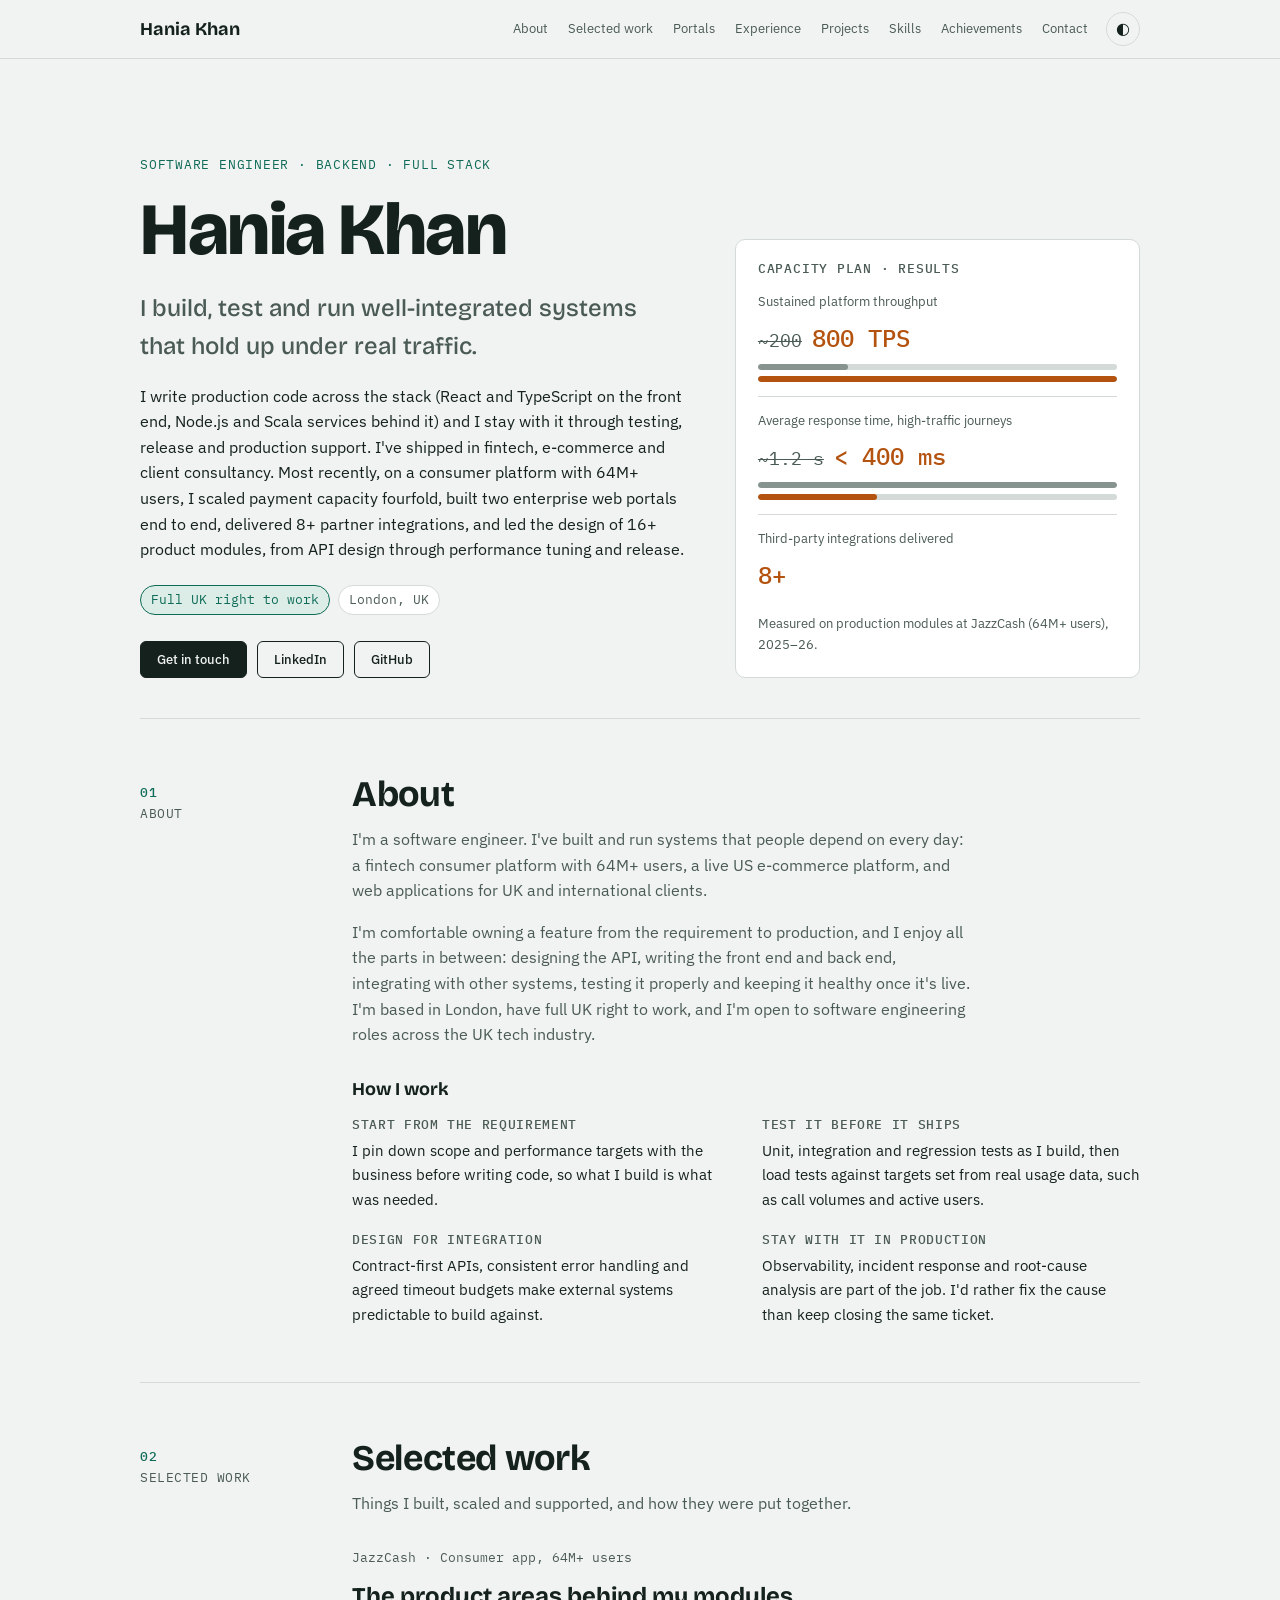
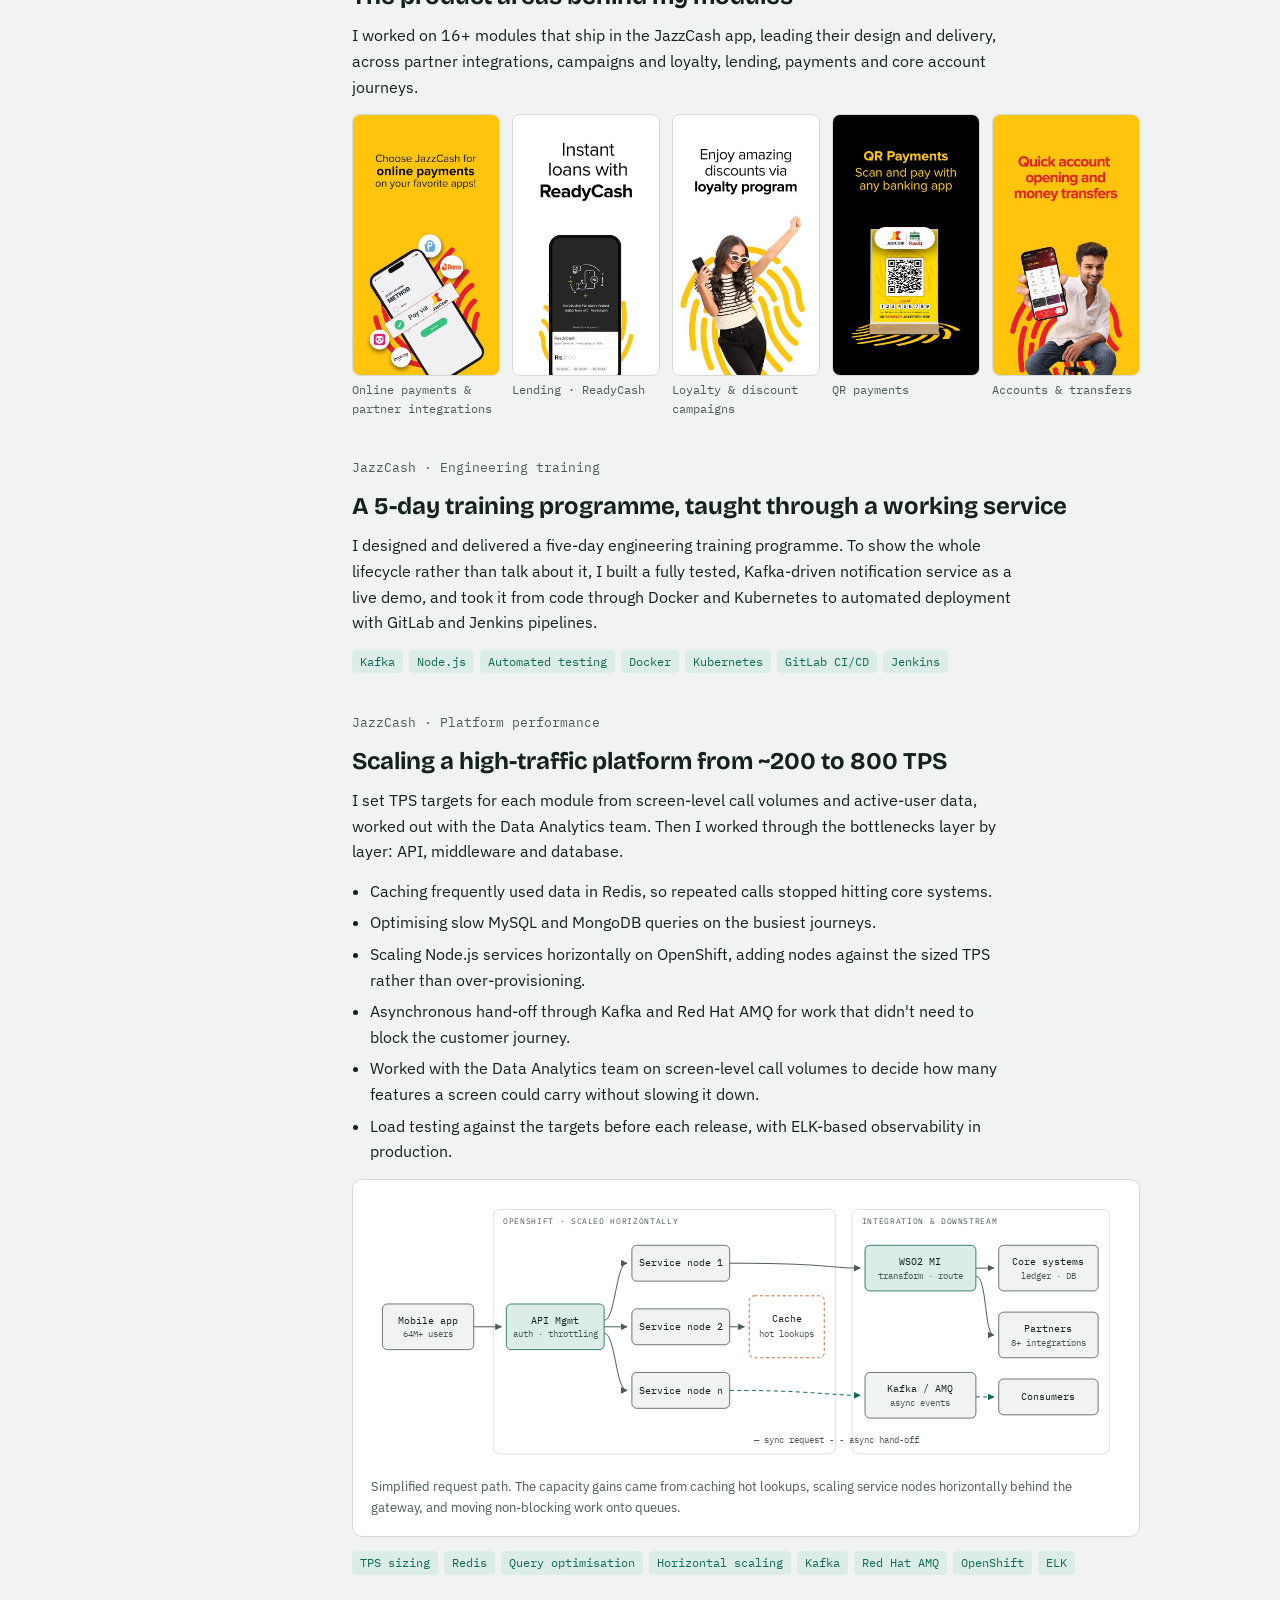
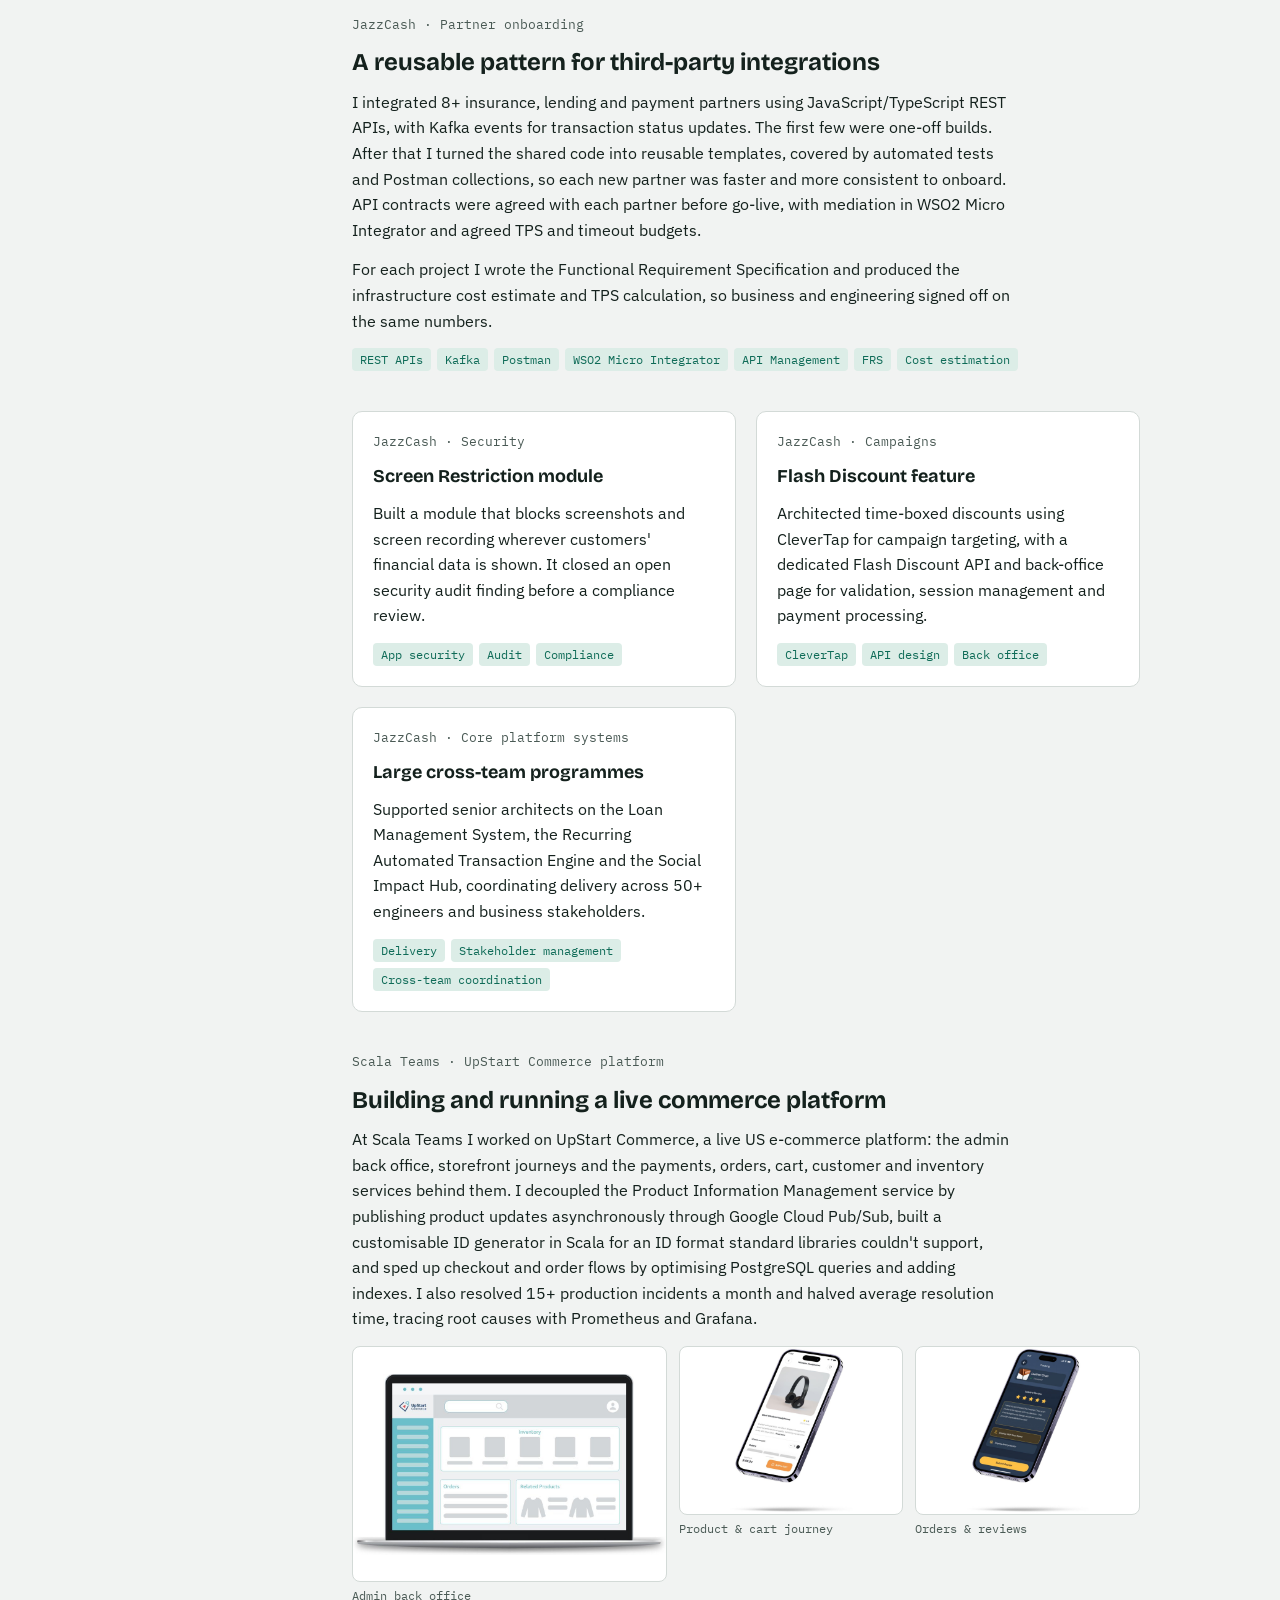
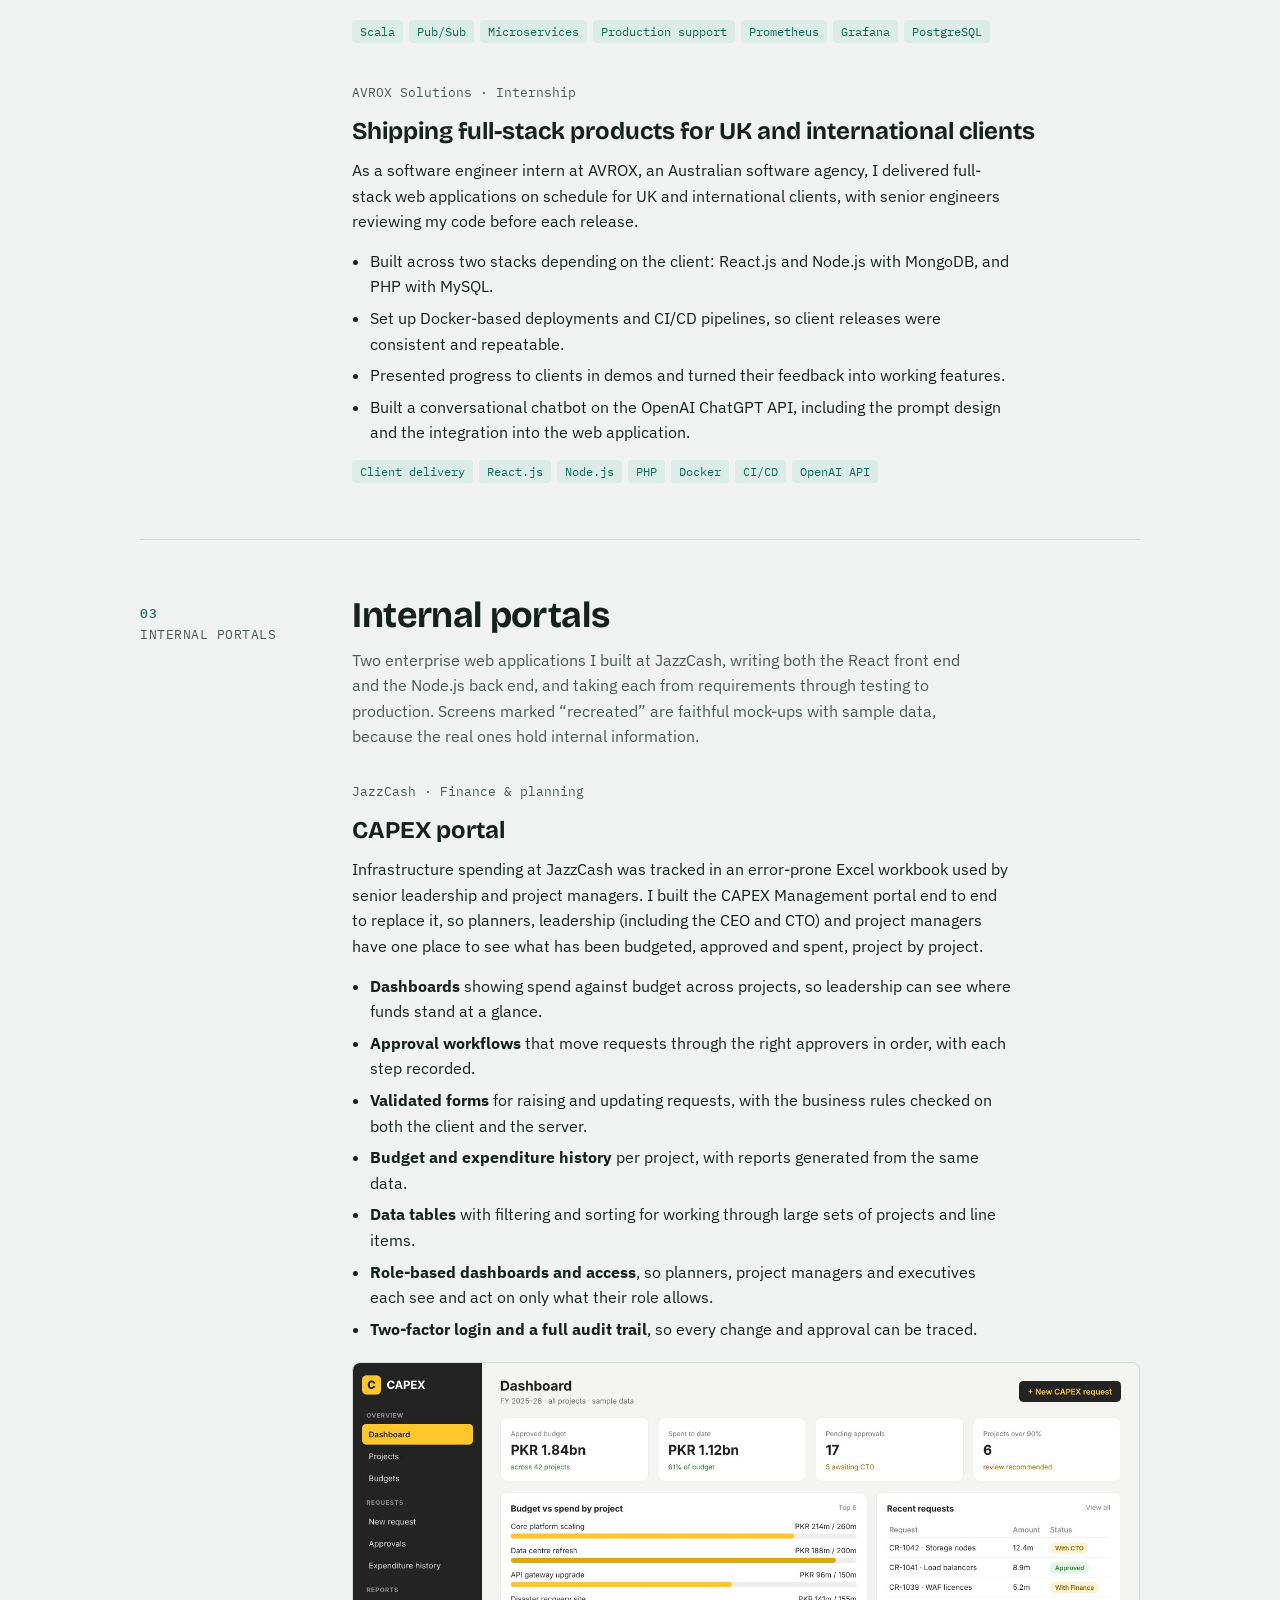
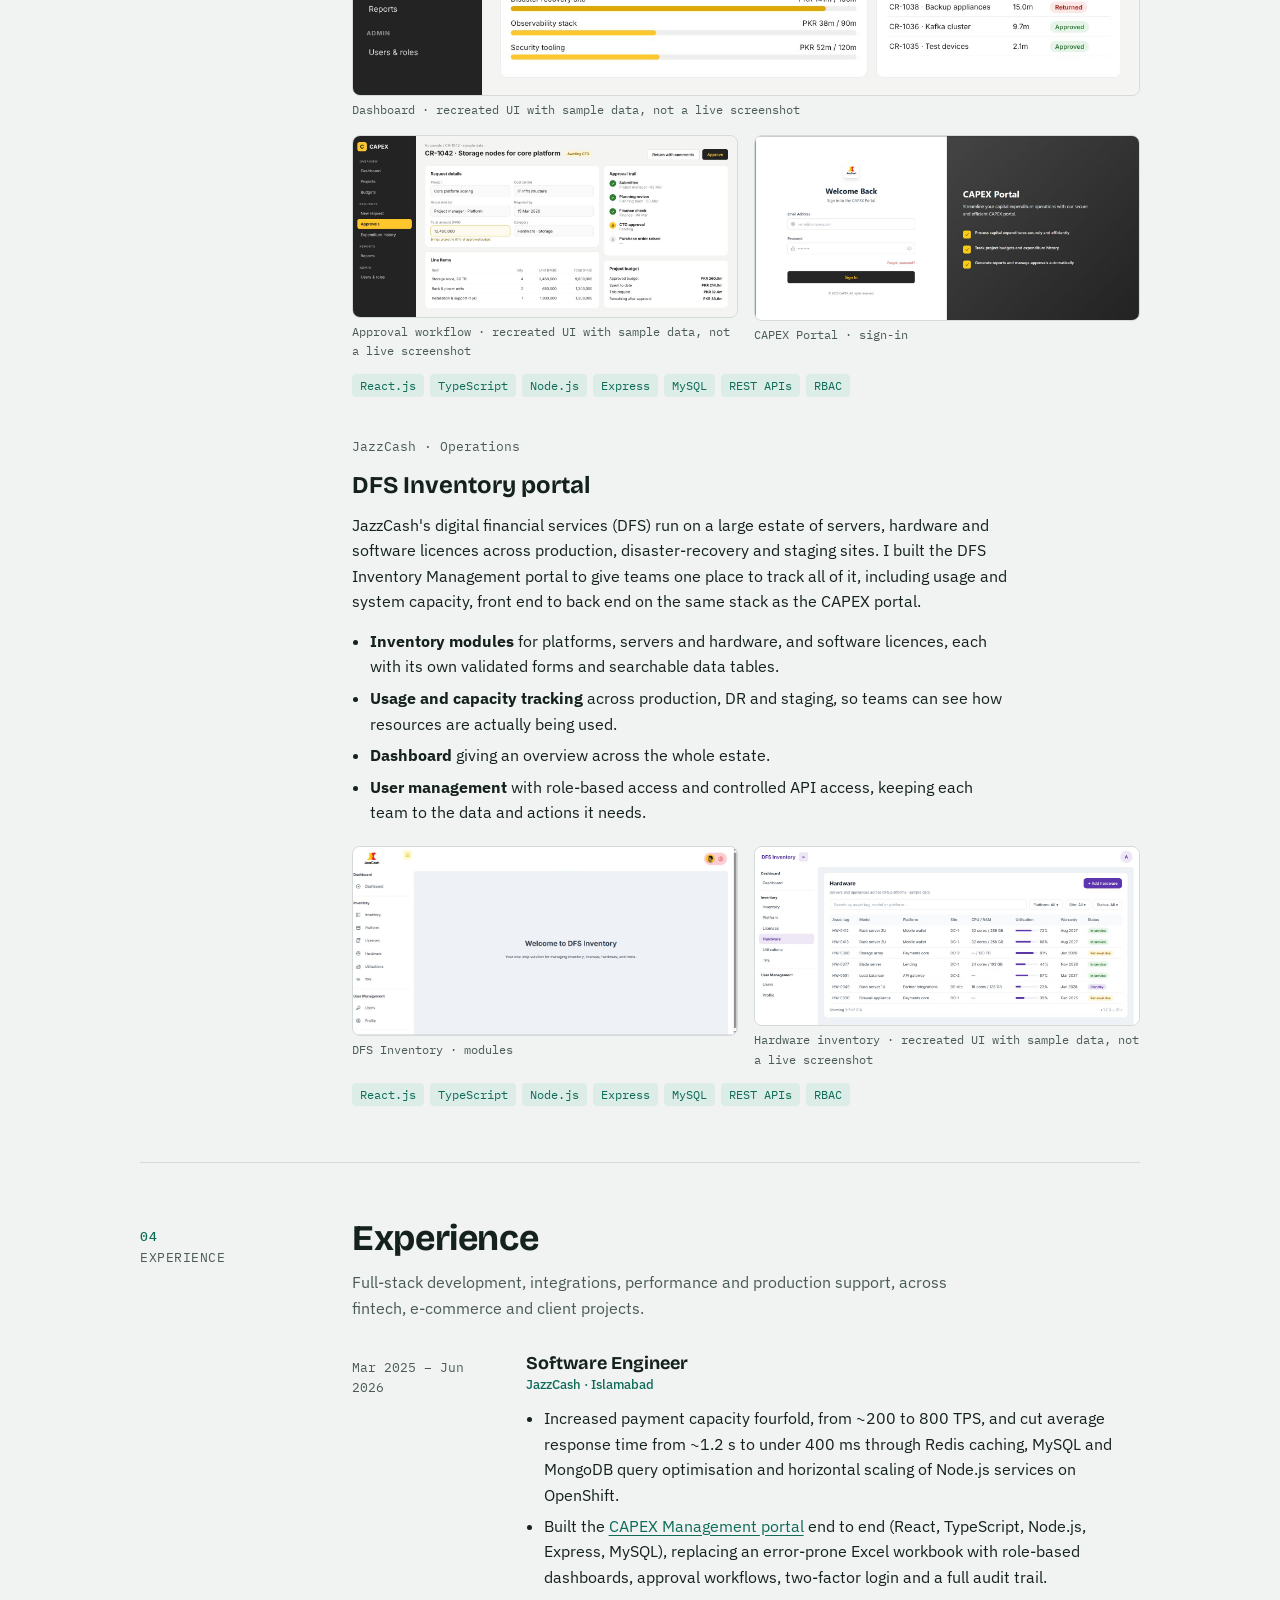
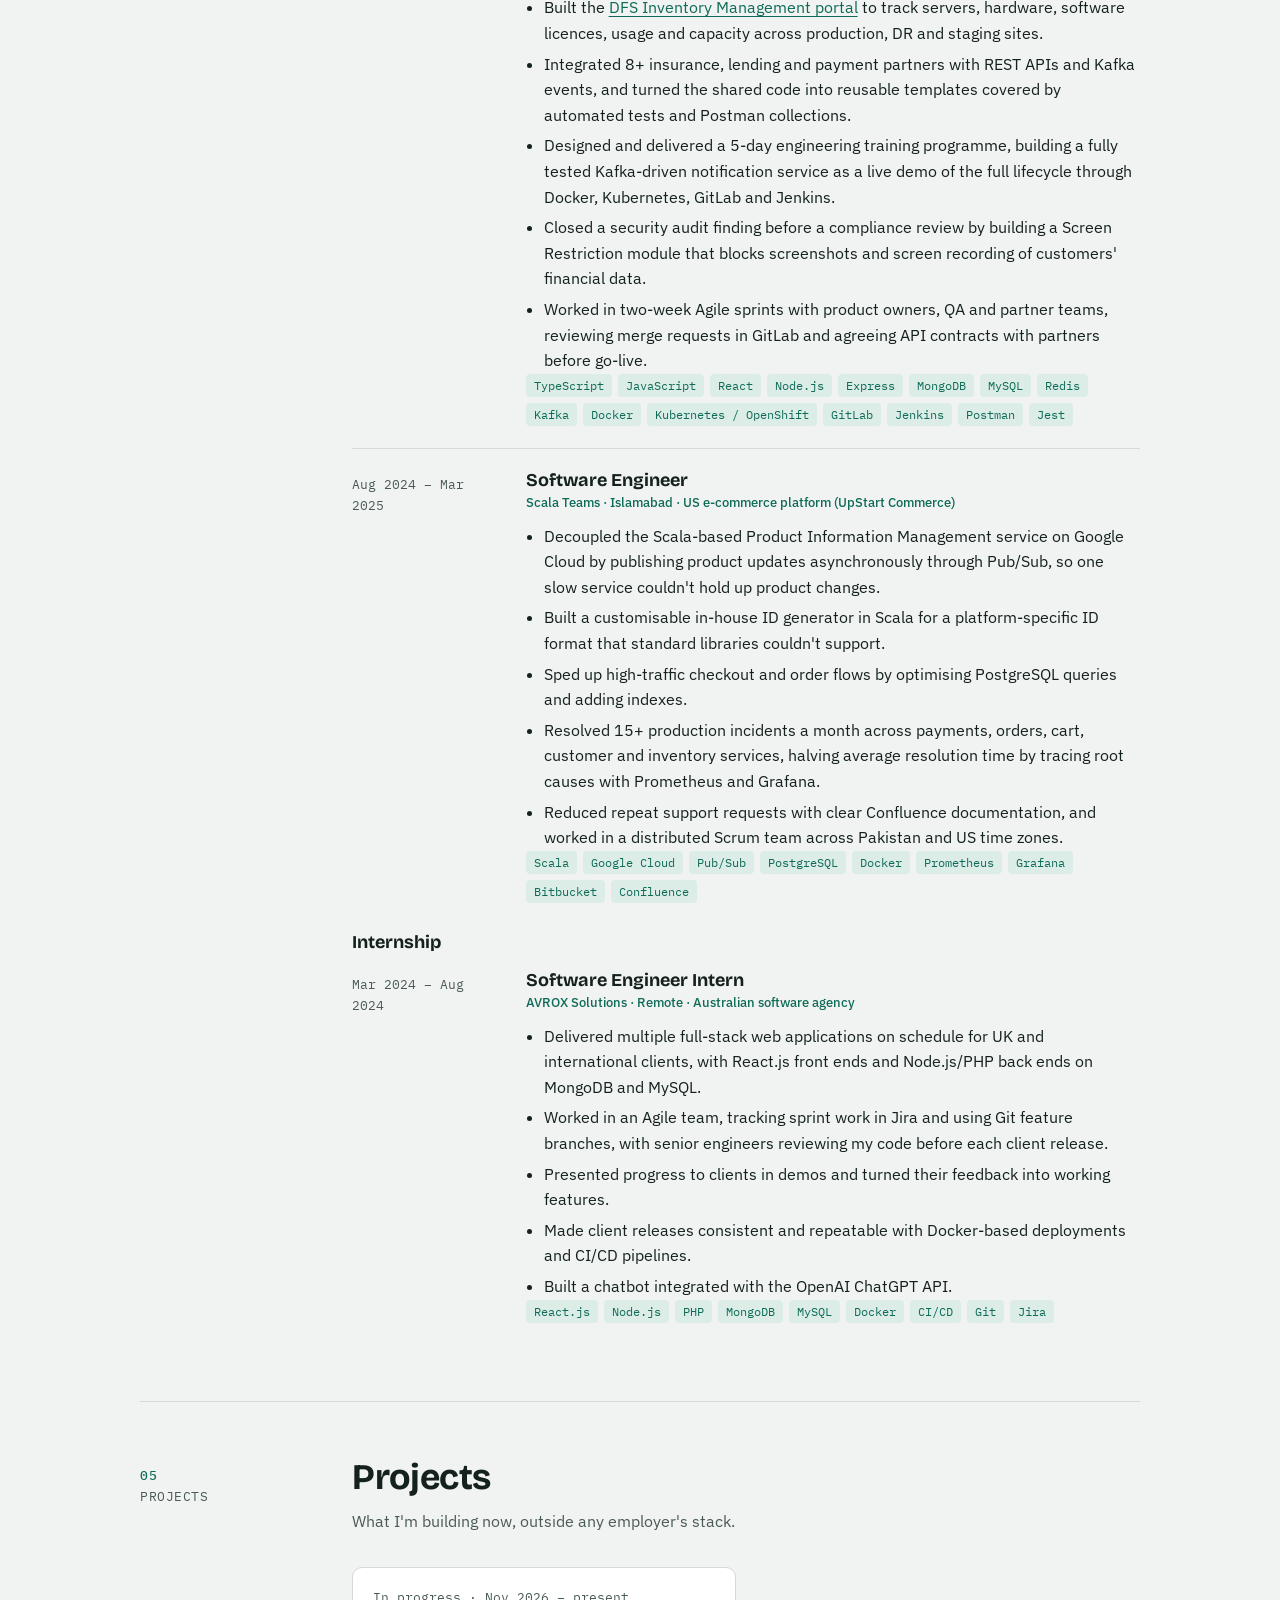
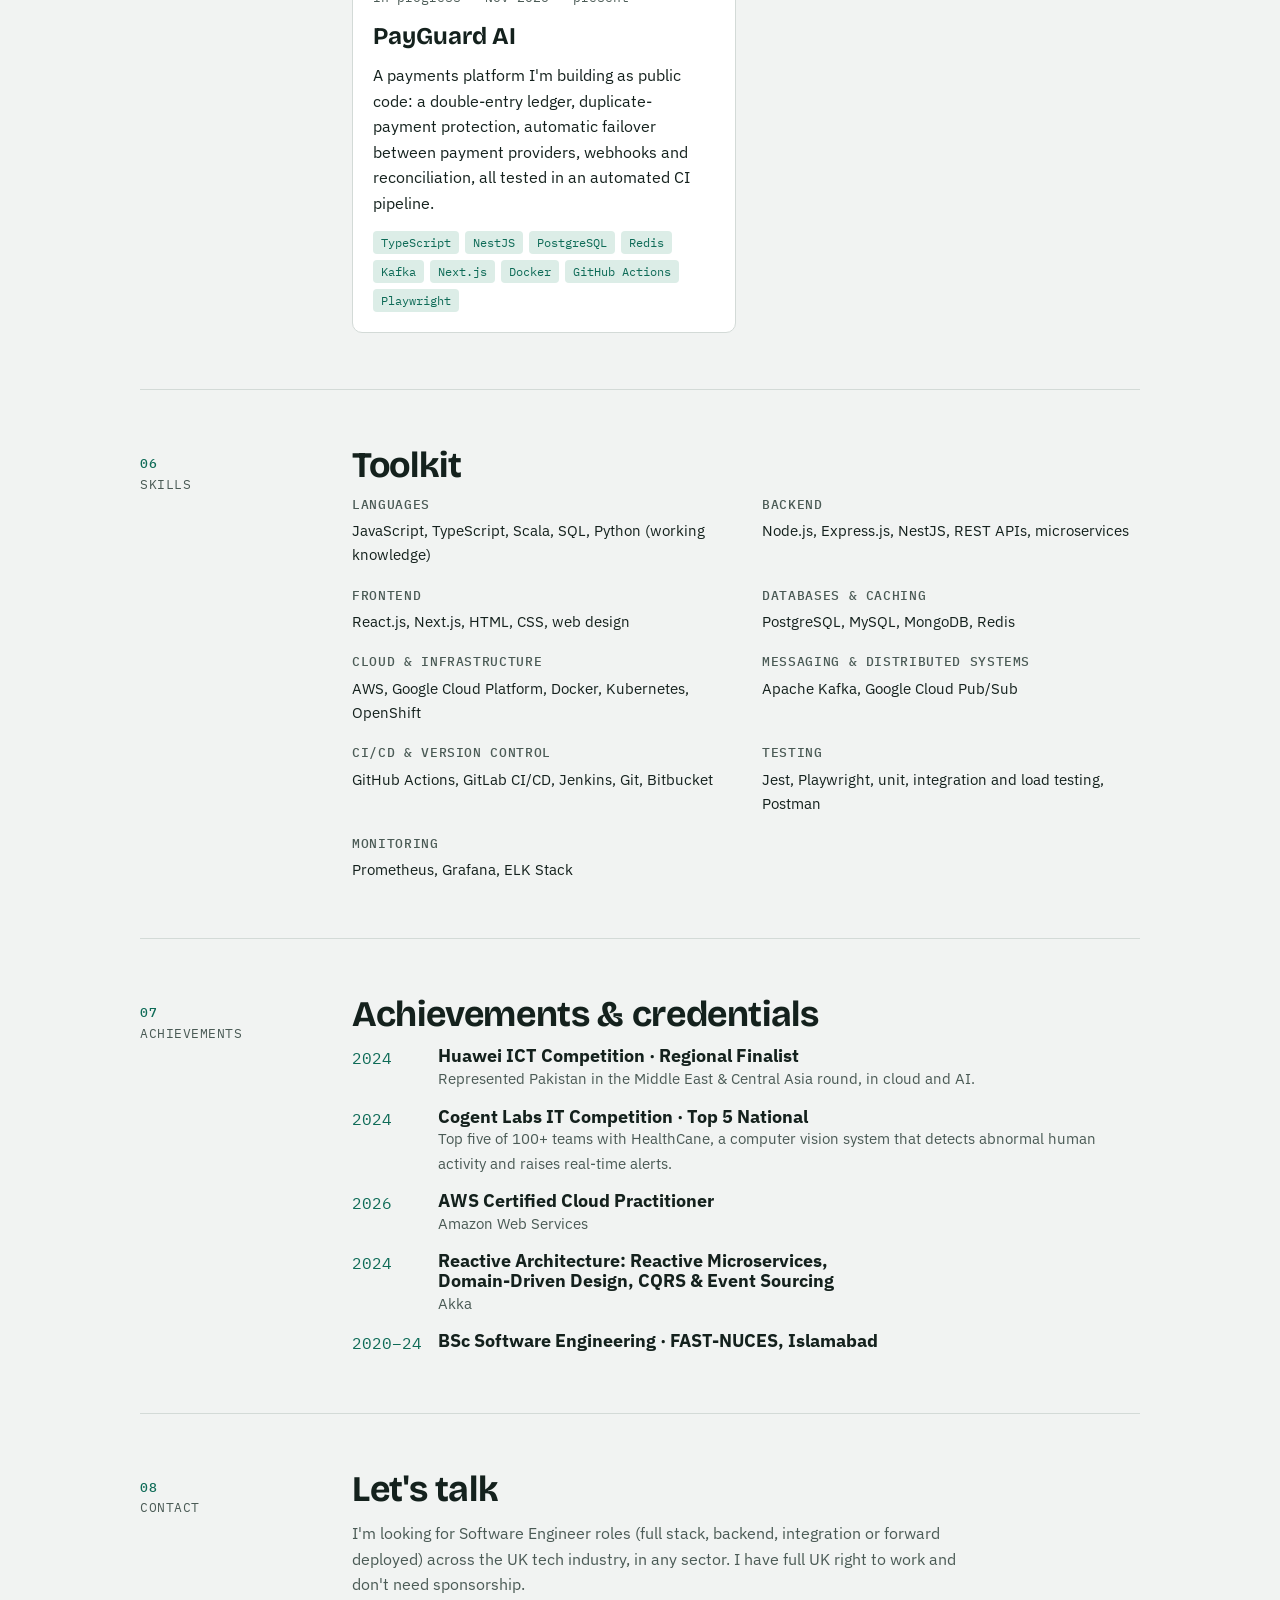
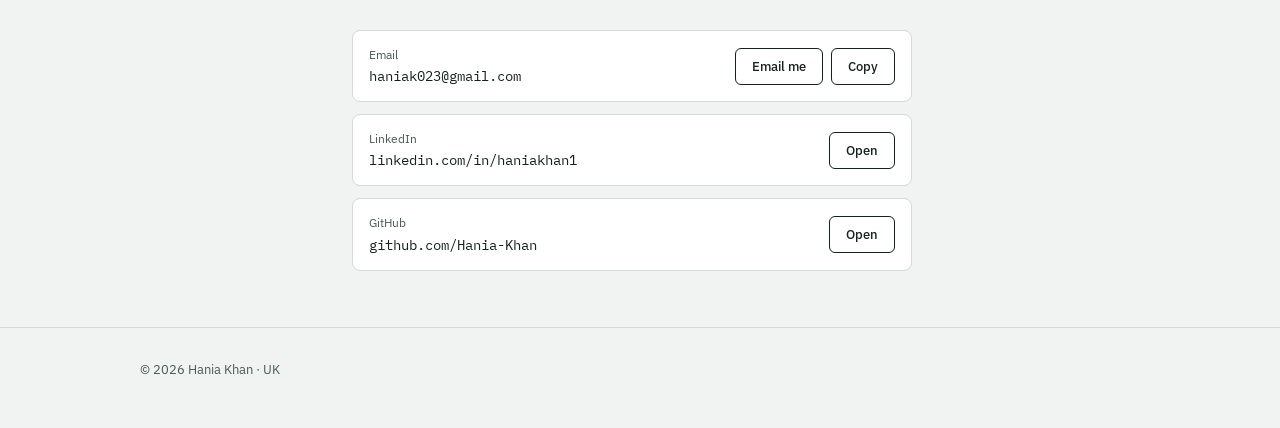
<file: index.html>
<!doctype html>
<html lang="en-GB">
<head>
<meta charset="utf-8">
<meta name="viewport" content="width=device-width, initial-scale=1">
<title>Hania Khan · Software Engineer</title>
<meta name="description" content="Hania Khan is a full-stack Software Engineer who builds, tests and runs scalable, well-integrated systems for high-traffic platforms.">
<meta name="author" content="Hania Khan">
<link rel="canonical" href="https://hania-khan.github.io/">
<meta property="og:type" content="profile">
<meta property="og:title" content="Hania Khan · Software Engineer">
<meta property="og:description" content="Full-stack software engineering, integration and performance: ~200 to 800 TPS, ~1.2 s to under 400 ms, 8+ third-party integrations.">
<meta property="og:url" content="https://hania-khan.github.io/">
<meta property="og:image" content="https://hania-khan.github.io/assets/og-image.png">
<meta property="og:image:width" content="1200">
<meta property="og:image:height" content="630">
<meta name="twitter:card" content="summary_large_image">
<meta name="theme-color" content="#0E6B57">
<link rel="icon" href="assets/favicon.svg" type="image/svg+xml">
<script>try{var t=localStorage.getItem('theme');if(t)document.documentElement.setAttribute('data-theme',t);}catch(e){}</script>
<link rel="preconnect" href="https://fonts.googleapis.com">
<link rel="preconnect" href="https://fonts.gstatic.com" crossorigin>
<link rel="stylesheet" href="https://fonts.googleapis.com/css2?family=Bricolage+Grotesque:opsz,wght@12..96,500;12..96,700;12..96,800&family=IBM+Plex+Sans:ital,wght@0,400;0,500;0,600;1,400&family=IBM+Plex+Mono:wght@400;500&display=swap">
<link rel="stylesheet" href="assets/css/style.css">
<script type="application/ld+json">
{"@context":"https://schema.org","@type":"Person","name":"Hania Khan","jobTitle":"Software Engineer","url":"https://hania-khan.github.io/","email":"mailto:haniak023@gmail.com","address":{"@type":"PostalAddress","addressCountry":"GB"},"alumniOf":"FAST-NUCES","sameAs":["https://www.linkedin.com/in/haniakhan1","https://github.com/Hania-Khan"]}
</script>
</head>
<body>
<a class="skip" href="#about">Skip to content</a>
<nav class="nav" aria-label="Sections">
  <div class="wrap">
    <strong>Hania Khan</strong>
    <div class="navr">
    <ul>
      <li><a href="#about">About</a></li>
      <li><a href="#work">Selected work</a></li>
      <li><a href="#portals">Portals</a></li>
      <li><a href="#experience">Experience</a></li>
      <li><a href="#projects">Projects</a></li>
      <li><a href="#skills">Skills</a></li>
      <li><a href="#achievements">Achievements</a></li>
      <li><a href="#contact">Contact</a></li>
    </ul>
    <button class="themebtn" id="themeBtn" type="button" aria-label="Switch colour theme"><span aria-hidden="true">◐</span></button>
    </div>
  </div>
</nav>

<main>
<div class="wrap">
  <header class="hero">
    <div>
      <p class="eyebrow">Software Engineer · Backend · Full Stack</p>
      <h1>Hania Khan</h1>
      <p class="role">I build, test and run well-integrated systems that hold up under real traffic.</p>
      <p class="lede">I write production code across the stack (React and TypeScript on the front end, Node.js and Scala services behind it) and I stay with it through testing, release and production support. I've shipped in fintech, e-commerce and client consultancy. Most recently, on a consumer platform with 64M+ users, I scaled payment capacity fourfold, built two enterprise web portals end to end, delivered 8+ partner integrations, and led the design of 16+ product modules, from API design through performance tuning and release.</p>
      <div class="meta">
        <span class="chip ok">Full UK right to work</span>
        <span class="chip">London, UK</span>
      </div>
      <div class="cta">
        <a class="btn primary" href="#contact">Get in touch</a>
        <a class="btn" href="https://www.linkedin.com/in/haniakhan1" target="_blank" rel="noopener">LinkedIn</a>
        <a class="btn" href="https://github.com/Hania-Khan" target="_blank" rel="noopener">GitHub</a>
      </div>
    </div>

    <aside class="capacity" aria-label="Performance results on a high-traffic platform">
      <h2>Capacity plan · results</h2>
      <div class="metric">
        <span class="label">Sustained platform throughput</span>
        <span class="fig"><span class="from">~200</span><span class="to">800 TPS</span></span>
        <div class="bar" aria-hidden="true"><i class="b" style="width:25%"></i></div>
        <div class="bar" aria-hidden="true"><i class="a" style="width:100%"></i></div>
      </div>
      <div class="metric">
        <span class="label">Average response time, high-traffic journeys</span>
        <span class="fig"><span class="from">~1.2 s</span><span class="to">&lt; 400 ms</span></span>
        <div class="bar" aria-hidden="true"><i class="b" style="width:100%"></i></div>
        <div class="bar" aria-hidden="true"><i class="a" style="width:33%"></i></div>
      </div>
      <div class="metric">
        <span class="label">Third-party integrations delivered</span>
        <span class="fig"><span class="to">8+</span></span>
      </div>
      <p class="note">Measured on production modules at JazzCash (64M+ users), 2025–26.</p>
    </aside>
  </header>
</div>

  <div class="wrap">
  <!-- ABOUT -->
  <section class="block" id="about">
    <div class="slabel"><b>01</b>About</div>
    <div>
      <h2>About</h2>
      <p class="intro">I'm a software engineer. I've built and run systems that people depend on every day: a fintech consumer platform with 64M+ users, a live US e-commerce platform, and web applications for UK and international clients.</p>
      <p class="intro">I'm comfortable owning a feature from the requirement to production, and I enjoy all the parts in between: designing the API, writing the front end and back end, integrating with other systems, testing it properly and keeping it healthy once it's live. I'm based in London, have full UK right to work, and I'm open to software engineering roles across the UK tech industry.</p>
      <h3 class="subhead">How I work</h3>
      <div class="skills">
        <div><h3>Start from the requirement</h3><p>I pin down scope and performance targets with the business before writing code, so what I build is what was needed.</p></div>
        <div><h3>Test it before it ships</h3><p>Unit, integration and regression tests as I build, then load tests against targets set from real usage data, such as call volumes and active users.</p></div>
        <div><h3>Design for integration</h3><p>Contract-first APIs, consistent error handling and agreed timeout budgets make external systems predictable to build against.</p></div>
        <div><h3>Stay with it in production</h3><p>Observability, incident response and root-cause analysis are part of the job. I'd rather fix the cause than keep closing the same ticket.</p></div>
      </div>
    </div>
  </section>
</div>
  
<div class="wrap">
  <!-- ARCHITECTURE WORK -->
  <section class="block" id="work">
    <div class="slabel"><b>02</b>Selected work</div>
    <div>
      <h2>Selected work</h2>
      <p class="intro">Things I built, scaled and supported, and how they were put together.</p>

      <article class="case" style="margin-bottom:40px">
        <p class="ctx">JazzCash · Consumer app, 64M+ users</p>
        <h3>The product areas behind my modules</h3>
        <p>I worked on 16+ modules that ship in the JazzCash app, leading their design and delivery, across partner integrations, campaigns and loyalty, lending, payments and core account journeys.</p>
        <div class="shots promo">
          <div><button class="shot" type="button"><img src="assets/img/jc-online-payments.jpg" alt="JazzCash online payments on partner apps" loading="lazy" width="540" height="960"></button><p class="shot-cap">Online payments &amp; partner integrations</p></div>
          <div><button class="shot" type="button"><img src="assets/img/jc-readycash.jpg" alt="ReadyCash instant digital loan screen" loading="lazy" width="540" height="960"></button><p class="shot-cap">Lending · ReadyCash</p></div>
          <div><button class="shot" type="button"><img src="assets/img/jc-loyalty.jpg" alt="Loyalty programme discounts" loading="lazy" width="540" height="960"></button><p class="shot-cap">Loyalty &amp; discount campaigns</p></div>
          <div><button class="shot" type="button"><img src="assets/img/jc-qr.jpg" alt="QR payments with Raast" loading="lazy" width="540" height="960"></button><p class="shot-cap">QR payments</p></div>
          <div><button class="shot" type="button"><img src="assets/img/jc-transfers.jpg" alt="Account opening and money transfers" loading="lazy" width="540" height="960"></button><p class="shot-cap">Accounts &amp; transfers</p></div>
        </div>
      </article>

      <div class="cases">
        <article class="case">
          <p class="ctx">JazzCash · Engineering training</p>
          <h3>A 5-day training programme, taught through a working service</h3>
          <p>I designed and delivered a five-day engineering training programme. To show the whole lifecycle rather than talk about it, I built a fully tested, Kafka-driven notification service as a live demo, and took it from code through Docker and Kubernetes to automated deployment with GitLab and Jenkins pipelines.</p>
          <div class="tags"><span class="tag">Kafka</span><span class="tag">Node.js</span><span class="tag">Automated testing</span><span class="tag">Docker</span><span class="tag">Kubernetes</span><span class="tag">GitLab CI/CD</span><span class="tag">Jenkins</span></div>
        </article>
        <article class="case">
          <p class="ctx">JazzCash · Platform performance</p>
          <h3>Scaling a high-traffic platform from ~200 to 800 TPS</h3>
          <p>I set TPS targets for each module from screen-level call volumes and active-user data, worked out with the Data Analytics team. Then I worked through the bottlenecks layer by layer: API, middleware and database.</p>
          <ul>
            <li>Caching frequently used data in Redis, so repeated calls stopped hitting core systems.</li>
            <li>Optimising slow MySQL and MongoDB queries on the busiest journeys.</li>
            <li>Scaling Node.js services horizontally on OpenShift, adding nodes against the sized TPS rather than over-provisioning.</li>
            <li>Asynchronous hand-off through Kafka and Red Hat AMQ for work that didn't need to block the customer journey.</li>
            <li>Worked with the Data Analytics team on screen-level call volumes to decide how many features a screen could carry without slowing it down.</li>
            <li>Load testing against the targets before each release, with ELK-based observability in production.</li>
          </ul>
          <figure class="plate">
            <svg class="diagram" viewBox="0 0 920 330" role="img" aria-labelledby="d1t">
              <title id="d1t">Simplified request path: mobile app to API management, load-balanced service nodes with a cache, WSO2 integration layer, Kafka and AMQ for async work, core systems and third-party partners.</title>
              <defs>
                <marker id="ar" viewBox="0 0 10 10" refX="9" refY="5" markerWidth="7" markerHeight="7" orient="auto-start-reverse"><path class="arrow" d="M0,0 L10,5 L0,10 z"/></marker>
                <marker id="ag" viewBox="0 0 10 10" refX="9" refY="5" markerWidth="7" markerHeight="7" orient="auto-start-reverse"><path class="arrow g" d="M0,0 L10,5 L0,10 z"/></marker>
              </defs>
              <rect class="zone" x="150" y="14" width="420" height="300" rx="8"/>
              <text class="zl" x="162" y="32">OPENSHIFT · SCALED HORIZONTALLY</text>
              <rect class="zone" x="590" y="14" width="316" height="300" rx="8"/>
              <text class="zl" x="602" y="32">INTEGRATION &amp; DOWNSTREAM</text>

              <rect class="box" x="14" y="130" width="112" height="56" rx="6"/>
              <text x="70" y="154" text-anchor="middle">Mobile app</text>
              <text class="sub" x="70" y="171" text-anchor="middle">64M+ users</text>

              <rect class="box hl" x="166" y="130" width="120" height="56" rx="6"/>
              <text x="226" y="154" text-anchor="middle">API Mgmt</text>
              <text class="sub" x="226" y="171" text-anchor="middle">auth · throttling</text>

              <rect class="box" x="320" y="58" width="120" height="44" rx="6"/>
              <text x="380" y="84" text-anchor="middle">Service node 1</text>
              <rect class="box" x="320" y="136" width="120" height="44" rx="6"/>
              <text x="380" y="162" text-anchor="middle">Service node 2</text>
              <rect class="box" x="320" y="214" width="120" height="44" rx="6"/>
              <text x="380" y="240" text-anchor="middle">Service node n</text>

              <rect class="box cache" x="464" y="120" width="92" height="76" rx="6"/>
              <text x="510" y="152" text-anchor="middle">Cache</text>
              <text class="sub" x="510" y="170" text-anchor="middle">hot lookups</text>

              <rect class="box hl" x="606" y="58" width="136" height="56" rx="6"/>
              <text x="674" y="82" text-anchor="middle">WSO2 MI</text>
              <text class="sub" x="674" y="99" text-anchor="middle">transform · route</text>

              <rect class="box" x="606" y="214" width="136" height="56" rx="6"/>
              <text x="674" y="238" text-anchor="middle">Kafka / AMQ</text>
              <text class="sub" x="674" y="255" text-anchor="middle">async events</text>

              <rect class="box" x="770" y="58" width="122" height="56" rx="6"/>
              <text x="831" y="82" text-anchor="middle">Core systems</text>
              <text class="sub" x="831" y="99" text-anchor="middle">ledger · DB</text>

              <rect class="box" x="770" y="140" width="122" height="56" rx="6"/>
              <text x="831" y="164" text-anchor="middle">Partners</text>
              <text class="sub" x="831" y="181" text-anchor="middle">8+ integrations</text>

              <rect class="box" x="770" y="222" width="122" height="44" rx="6"/>
              <text x="831" y="248" text-anchor="middle">Consumers</text>

              <path class="ln" d="M126,158 H160" marker-end="url(#ar)"/>
              <path class="ln" d="M286,150 C300,150 300,80 314,80" marker-end="url(#ar)"/>
              <path class="ln" d="M286,158 H314" marker-end="url(#ar)"/>
              <path class="ln" d="M286,166 C300,166 300,236 314,236" marker-end="url(#ar)"/>
              <path class="ln" d="M440,158 H458" marker-end="url(#ar)"/>
              <path class="ln" d="M440,80 C560,80 560,86 600,86" marker-end="url(#ar)"/>
              <path class="ln async" d="M440,236 C540,236 560,242 600,242" marker-end="url(#ag)"/>
              <path class="ln" d="M742,86 H764" marker-end="url(#ar)"/>
              <path class="ln" d="M742,96 C756,96 752,168 764,168" marker-end="url(#ar)"/>
              <path class="ln async" d="M742,244 H764" marker-end="url(#ag)"/>
              <text class="sub" x="470" y="300">— sync request    - - async hand-off</text>
            </svg>
            <figcaption>Simplified request path. The capacity gains came from caching hot lookups, scaling service nodes horizontally behind the gateway, and moving non-blocking work onto queues.</figcaption>
          </figure>
          <div class="tags"><span class="tag">TPS sizing</span><span class="tag">Redis</span><span class="tag">Query optimisation</span><span class="tag">Horizontal scaling</span><span class="tag">Kafka</span><span class="tag">Red Hat AMQ</span><span class="tag">OpenShift</span><span class="tag">ELK</span></div>
        </article>

        <article class="case">
          <p class="ctx">JazzCash · Partner onboarding</p>
          <h3>A reusable pattern for third-party integrations</h3>
          <p>I integrated 8+ insurance, lending and payment partners using JavaScript/TypeScript REST APIs, with Kafka events for transaction status updates. The first few were one-off builds. After that I turned the shared code into reusable templates, covered by automated tests and Postman collections, so each new partner was faster and more consistent to onboard. API contracts were agreed with each partner before go-live, with mediation in WSO2 Micro Integrator and agreed TPS and timeout budgets.</p>
          <p>For each project I wrote the Functional Requirement Specification and produced the infrastructure cost estimate and TPS calculation, so business and engineering signed off on the same numbers.</p>
          <div class="tags"><span class="tag">REST APIs</span><span class="tag">Kafka</span><span class="tag">Postman</span><span class="tag">WSO2 Micro Integrator</span><span class="tag">API Management</span><span class="tag">FRS</span><span class="tag">Cost estimation</span></div>
        </article>

        <div class="mini">
          <article class="case">
            <p class="ctx">JazzCash · Security</p>
            <h3>Screen Restriction module</h3>
            <p>Built a module that blocks screenshots and screen recording wherever customers' financial data is shown. It closed an open security audit finding before a compliance review.</p>
            <div class="tags"><span class="tag">App security</span><span class="tag">Audit</span><span class="tag">Compliance</span></div>
          </article>
          <article class="case">
            <p class="ctx">JazzCash · Campaigns</p>
            <h3>Flash Discount feature</h3>
            <p>Architected time-boxed discounts using CleverTap for campaign targeting, with a dedicated Flash Discount API and back-office page for validation, session management and payment processing.</p>
            <div class="tags"><span class="tag">CleverTap</span><span class="tag">API design</span><span class="tag">Back office</span></div>
          </article>
          <article class="case">
            <p class="ctx">JazzCash · Core platform systems</p>
            <h3>Large cross-team programmes</h3>
            <p>Supported senior architects on the Loan Management System, the Recurring Automated Transaction Engine and the Social Impact Hub, coordinating delivery across 50+ engineers and business stakeholders.</p>
<div class="tags"><span class="tag">Delivery</span><span class="tag">Stakeholder management</span><span class="tag">Cross-team coordination</span></div>          </article>
        </div>

        <article class="case">
          <p class="ctx">Scala Teams · UpStart Commerce platform</p>
          <h3>Building and running a live commerce platform</h3>
          <p>At Scala Teams I worked on UpStart Commerce, a live US e-commerce platform: the admin back office, storefront journeys and the payments, orders, cart, customer and inventory services behind them. I decoupled the Product Information Management service by publishing product updates asynchronously through Google Cloud Pub/Sub, built a customisable ID generator in Scala for an ID format standard libraries couldn't support, and sped up checkout and order flows by optimising PostgreSQL queries and adding indexes. I also resolved 15+ production incidents a month and halved average resolution time, tracing root causes with Prometheus and Grafana.</p>
          <div class="shots mock">
            <div><button class="shot" type="button"><img src="assets/img/up-platform.jpg" alt="UpStart Commerce admin back office on a laptop" loading="lazy" width="1000" height="579"></button><p class="shot-cap">Admin back office</p></div>
            <div><button class="shot" type="button"><img src="assets/img/up-product.jpg" alt="UpStart Commerce product detail page on mobile" loading="lazy" width="800" height="1080"></button><p class="shot-cap">Product &amp; cart journey</p></div>
            <div><button class="shot" type="button"><img src="assets/img/up-reviews2.jpg" alt="Order tracking and review screen on mobile" loading="lazy" width="800" height="1080"></button><p class="shot-cap">Orders &amp; reviews</p></div>
          </div>
         <div class="tags"><span class="tag">Scala</span><span class="tag">Pub/Sub</span><span class="tag">Microservices</span><span class="tag">Production support</span><span class="tag">Prometheus</span><span class="tag">Grafana</span><span class="tag">PostgreSQL</span></div>
        </article>
        
        <article class="case">
          <p class="ctx">AVROX Solutions · Internship</p>
          <h3>Shipping full-stack products for UK and international clients</h3>
          <p>As a software engineer intern at AVROX, an Australian software agency, I delivered full-stack web applications on schedule for UK and international clients, with senior engineers reviewing my code before each release.</p>
          <ul>
            <li>Built across two stacks depending on the client: React.js and Node.js with MongoDB, and PHP with MySQL.</li>
            <li>Set up Docker-based deployments and CI/CD pipelines, so client releases were consistent and repeatable.</li>
            <li>Presented progress to clients in demos and turned their feedback into working features.</li>
            <li>Built a conversational chatbot on the OpenAI ChatGPT API, including the prompt design and the integration into the web application.</li>
          </ul>
          <div class="tags"><span class="tag">Client delivery</span><span class="tag">React.js</span><span class="tag">Node.js</span><span class="tag">PHP</span><span class="tag">Docker</span><span class="tag">CI/CD</span><span class="tag">OpenAI API</span></div>
        </article>
      </div>
    </div>
  </section>

  <!-- PORTALS -->
  <section class="block" id="portals">
    <div class="slabel"><b>03</b>Internal portals</div>
    <div>
      <h2>Internal portals</h2>
      <p class="intro">Two enterprise web applications I built at JazzCash, writing both the React front end and the Node.js back end, and taking each from requirements through testing to production. Screens marked “recreated” are faithful mock-ups with sample data, because the real ones hold internal information.</p>
      <div class="cases">
        <article class="case">
          <p class="ctx">JazzCash · Finance &amp; planning</p>
          <h3>CAPEX portal</h3>
          <p>Infrastructure spending at JazzCash was tracked in an error-prone Excel workbook used by senior leadership and project managers. I built the CAPEX Management portal end to end to replace it, so planners, leadership (including the CEO and CTO) and project managers have one place to see what has been budgeted, approved and spent, project by project.</p>
          <ul>
            <li><strong>Dashboards</strong> showing spend against budget across projects, so leadership can see where funds stand at a glance.</li>
            <li><strong>Approval workflows</strong> that move requests through the right approvers in order, with each step recorded.</li>
            <li><strong>Validated forms</strong> for raising and updating requests, with the business rules checked on both the client and the server.</li>
            <li><strong>Budget and expenditure history</strong> per project, with reports generated from the same data.</li>
            <li><strong>Data tables</strong> with filtering and sorting for working through large sets of projects and line items.</li>
            <li><strong>Role-based dashboards and access</strong>, so planners, project managers and executives each see and act on only what their role allows.</li>
            <li><strong>Two-factor login and a full audit trail</strong>, so every change and approval can be traced.</li>
          </ul>
          <div class="shots screens">
            <div><button class="shot" type="button"><img src="assets/img/capex-dashboard.jpg" alt="Recreated CAPEX dashboard with sample data: approved budget, spend to date, pending approvals, budget against spend by project and recent requests" loading="lazy" width="1400" height="590"></button><p class="shot-cap">Dashboard · recreated UI with sample data, not a live screenshot</p></div>
            <div><button class="shot" type="button"><img src="assets/img/capex-approval.jpg" alt="Recreated CAPEX approval screen with sample data: request details, line items, a five-step approval trail and the project budget impact" loading="lazy" width="1400" height="660"></button><p class="shot-cap">Approval workflow · recreated UI with sample data, not a live screenshot</p></div>
            <div><button class="shot" type="button"><img src="assets/img/capex-login.jpg" alt="CAPEX Portal sign-in page listing its features: processing capital expenditure, tracking project budgets and expenditure history, and generating reports and managing approvals" loading="lazy" width="1400" height="672"></button><p class="shot-cap">CAPEX Portal · sign-in</p></div>
          </div>
          <div class="tags"><span class="tag">React.js</span><span class="tag">TypeScript</span><span class="tag">Node.js</span><span class="tag">Express</span><span class="tag">MySQL</span><span class="tag">REST APIs</span><span class="tag">RBAC</span></div>
        </article>

        <article class="case">
          <p class="ctx">JazzCash · Operations</p>
          <h3>DFS Inventory portal</h3>
          <p>JazzCash's digital financial services (DFS) run on a large estate of servers, hardware and software licences across production, disaster-recovery and staging sites. I built the DFS Inventory Management portal to give teams one place to track all of it, including usage and system capacity, front end to back end on the same stack as the CAPEX portal.</p>
          <ul>
            <li><strong>Inventory modules</strong> for platforms, servers and hardware, and software licences, each with its own validated forms and searchable data tables.</li>
            <li><strong>Usage and capacity tracking</strong> across production, DR and staging, so teams can see how resources are actually being used.</li>
            <li><strong>Dashboard</strong> giving an overview across the whole estate.</li>
            <li><strong>User management</strong> with role-based access and controlled API access, keeping each team to the data and actions it needs.</li>
          </ul>
          <div class="shots screens">
            <div><button class="shot" type="button"><img src="assets/img/dfs-dashboard.jpg" alt="DFS Inventory portal after sign-in, with navigation for Dashboard, Inventory, Platform, Licenses, Hardware, Utilizations, TPs, Users and Profile" loading="lazy" width="1168" height="571"></button><p class="shot-cap">DFS Inventory · modules</p></div>
            <div><button class="shot" type="button"><img src="assets/img/dfs-hardware.jpg" alt="Recreated DFS Inventory hardware table with sample data: asset tag, model, platform, site, utilisation, warranty and status, with search and filters" loading="lazy" width="1400" height="650"></button><p class="shot-cap">Hardware inventory · recreated UI with sample data, not a live screenshot</p></div>
          </div>
          <div class="tags"><span class="tag">React.js</span><span class="tag">TypeScript</span><span class="tag">Node.js</span><span class="tag">Express</span><span class="tag">MySQL</span><span class="tag">REST APIs</span><span class="tag">RBAC</span></div>
        </article>
      </div>
    </div>
  </section>

  <!-- EXPERIENCE -->
  <section class="block" id="experience">
    <div class="slabel"><b>04</b>Experience</div>
    <div>
      <h2>Experience</h2>
      <p class="intro">Full-stack development, integrations, performance and production support, across fintech, e-commerce and client projects.</p>
      <div class="roles">
        <div class="roleitem">
          <div class="when">Mar 2025 – Jun 2026</div>
          <div>
            <h3>Software Engineer</h3>
            <p class="org">JazzCash · Islamabad</p>
            <ul>
              <li>Increased payment capacity fourfold, from ~200 to 800 TPS, and cut average response time from ~1.2 s to under 400 ms through Redis caching, MySQL and MongoDB query optimisation and horizontal scaling of Node.js services on OpenShift.</li>
              <li>Built the <a href="#portals">CAPEX Management portal</a> end to end (React, TypeScript, Node.js, Express, MySQL), replacing an error-prone Excel workbook with role-based dashboards, approval workflows, two-factor login and a full audit trail.</li>
              <li>Built the <a href="#portals">DFS Inventory Management portal</a> to track servers, hardware, software licences, usage and capacity across production, DR and staging sites.</li>
              <li>Integrated 8+ insurance, lending and payment partners with REST APIs and Kafka events, and turned the shared code into reusable templates covered by automated tests and Postman collections.</li>
              <li>Designed and delivered a 5-day engineering training programme, building a fully tested Kafka-driven notification service as a live demo of the full lifecycle through Docker, Kubernetes, GitLab and Jenkins.</li>
              <li>Closed a security audit finding before a compliance review by building a Screen Restriction module that blocks screenshots and screen recording of customers' financial data.</li>
              <li>Worked in two-week Agile sprints with product owners, QA and partner teams, reviewing merge requests in GitLab and agreeing API contracts with partners before go-live.</li>
            </ul>
            <div class="tags"><span class="tag">TypeScript</span><span class="tag">JavaScript</span><span class="tag">React</span><span class="tag">Node.js</span><span class="tag">Express</span><span class="tag">MongoDB</span><span class="tag">MySQL</span><span class="tag">Redis</span><span class="tag">Kafka</span><span class="tag">Docker</span><span class="tag">Kubernetes / OpenShift</span><span class="tag">GitLab</span><span class="tag">Jenkins</span><span class="tag">Postman</span><span class="tag">Jest</span></div>
          </div>
        </div>
        <div class="roleitem">
          <div class="when">Aug 2024 – Mar 2025</div>
          <div>
            <h3>Software Engineer</h3>
            <p class="org">Scala Teams · Islamabad · US e-commerce platform (UpStart Commerce)</p>
            <ul>
              <li>Decoupled the Scala-based Product Information Management service on Google Cloud by publishing product updates asynchronously through Pub/Sub, so one slow service couldn't hold up product changes.</li>
              <li>Built a customisable in-house ID generator in Scala for a platform-specific ID format that standard libraries couldn't support.</li>
              <li>Sped up high-traffic checkout and order flows by optimising PostgreSQL queries and adding indexes.</li>
              <li>Resolved 15+ production incidents a month across payments, orders, cart, customer and inventory services, halving average resolution time by tracing root causes with Prometheus and Grafana.</li>
              <li>Reduced repeat support requests with clear Confluence documentation, and worked in a distributed Scrum team across Pakistan and US time zones.</li>
            </ul>
            <div class="tags"><span class="tag">Scala</span><span class="tag">Google Cloud</span><span class="tag">Pub/Sub</span><span class="tag">PostgreSQL</span><span class="tag">Docker</span><span class="tag">Prometheus</span><span class="tag">Grafana</span><span class="tag">Bitbucket</span><span class="tag">Confluence</span></div>
          </div>
        </div>
      </div>
      <h3 class="subhead">Internship</h3>
      <div class="roles">
        <div class="roleitem">
          <div class="when">Mar 2024 – Aug 2024</div>
          <div>
            <h3>Software Engineer Intern</h3>
            <p class="org">AVROX Solutions · Remote · Australian software agency</p>
            <ul>
              <li>Delivered multiple full-stack web applications on schedule for UK and international clients, with React.js front ends and Node.js/PHP back ends on MongoDB and MySQL.</li>
              <li>Worked in an Agile team, tracking sprint work in Jira and using Git feature branches, with senior engineers reviewing my code before each client release.</li>
              <li>Presented progress to clients in demos and turned their feedback into working features.</li>
              <li>Made client releases consistent and repeatable with Docker-based deployments and CI/CD pipelines.</li>
              <li>Built a chatbot integrated with the OpenAI ChatGPT API.</li>
            </ul>
            <div class="tags"><span class="tag">React.js</span><span class="tag">Node.js</span><span class="tag">PHP</span><span class="tag">MongoDB</span><span class="tag">MySQL</span><span class="tag">Docker</span><span class="tag">CI/CD</span><span class="tag">Git</span><span class="tag">Jira</span></div>
          </div>
        </div>
      </div>
    </div>
  </section>

  <!-- PROJECTS -->
  <section class="block" id="projects">
    <div class="slabel"><b>05</b>Projects</div>
    <div>
      <h2>Projects</h2>
      <p class="intro">What I'm building now, outside any employer's stack.</p>
      <div class="code-proj">
        <article class="case">
          <p class="ctx">In progress · Nov 2026 – present</p>
          <h3>PayGuard AI</h3>
          <p>A payments platform I'm building as public code: a double-entry ledger, duplicate-payment protection, automatic failover between payment providers, webhooks and reconciliation, all tested in an automated CI pipeline.</p>
          <div class="tags"><span class="tag">TypeScript</span><span class="tag">NestJS</span><span class="tag">PostgreSQL</span><span class="tag">Redis</span><span class="tag">Kafka</span><span class="tag">Next.js</span><span class="tag">Docker</span><span class="tag">GitHub Actions</span><span class="tag">Playwright</span></div>
        </article>
      </div>
    </div>
  </section>

  <!-- SKILLS -->
  <section class="block" id="skills">
    <div class="slabel"><b>06</b>Skills</div>
    <div>
      <h2>Toolkit</h2>
      <div class="skills">
        <div><h3>Languages</h3><p>JavaScript, TypeScript, Scala, SQL, Python (working knowledge)</p></div>
        <div><h3>Backend</h3><p>Node.js, Express.js, NestJS, REST APIs, microservices</p></div>
        <div><h3>Frontend</h3><p>React.js, Next.js, HTML, CSS, web design</p></div>
        <div><h3>Databases &amp; caching</h3><p>PostgreSQL, MySQL, MongoDB, Redis</p></div>
        <div><h3>Cloud &amp; infrastructure</h3><p>AWS, Google Cloud Platform, Docker, Kubernetes, OpenShift</p></div>
        <div><h3>Messaging &amp; distributed systems</h3><p>Apache Kafka, Google Cloud Pub/Sub</p></div>
        <div><h3>CI/CD &amp; version control</h3><p>GitHub Actions, GitLab CI/CD, Jenkins, Git, Bitbucket</p></div>
        <div><h3>Testing</h3><p>Jest, Playwright, unit, integration and load testing, Postman</p></div>
        <div><h3>Monitoring</h3><p>Prometheus, Grafana, ELK Stack</p></div>
      </div>
    </div>
  </section>

  <!-- RECOGNITION -->
  <section class="block" id="achievements">
    <div class="slabel"><b>07</b>Achievements</div>
    <div>
      <h2>Achievements &amp; credentials</h2>
      <div class="awards">
        <div class="award"><span class="yr">2024</span><div><h3>Huawei ICT Competition · Regional Finalist</h3><p>Represented Pakistan in the Middle East &amp; Central Asia round, in cloud and AI.</p></div></div>
        <div class="award"><span class="yr">2024</span><div><h3>Cogent Labs IT Competition · Top 5 National</h3><p>Top five of 100+ teams with HealthCane, a computer vision system that detects abnormal human activity and raises real-time alerts.</p></div></div>
        <div class="award"><span class="yr">2026</span><div><h3>AWS Certified Cloud Practitioner</h3><p>Amazon Web Services</p></div></div>
        <div class="award"><span class="yr">2024</span><div><h3>Reactive Architecture: Reactive Microservices, Domain-Driven Design, CQRS &amp; Event Sourcing</h3><p>Akka</p></div></div>
        <div class="award"><span class="yr">2020–24</span><div><h3>BSc Software Engineering · FAST-NUCES, Islamabad</h3></div></div>
      </div>
    </div>
  </section>

  <!-- CONTACT -->
  <section class="block" id="contact">
    <div class="slabel"><b>08</b>Contact</div>
    <div>
      <h2>Let's talk</h2>
      <p class="intro">I'm looking for Software Engineer roles (full stack, backend, integration or forward deployed) across the UK tech industry, in any sector. I have full UK right to work and don't need sponsorship.</p>
      <div class="contact">
        <div class="crow"><span><small>Email</small>haniak023@gmail.com</span><span class="cbtns"><a class="btn" href="mailto:haniak023@gmail.com">Email me</a><button class="btn copy" type="button" data-copy="haniak023@gmail.com">Copy</button></span></div>
        <div class="crow"><span><small>LinkedIn</small>linkedin.com/in/haniakhan1</span><a class="btn" href="https://www.linkedin.com/in/haniakhan1" target="_blank" rel="noopener">Open</a></div>
        <div class="crow"><span><small>GitHub</small>github.com/Hania-Khan</span><a class="btn" href="https://github.com/Hania-Khan" target="_blank" rel="noopener">Open</a></div>
      </div>
    </div>
  </section>
</div>
</main>

<footer><div class="wrap">© <span id="yr">2026</span> Hania Khan · UK</div></footer>

<div class="lb" id="lb" hidden role="dialog" aria-modal="true" aria-label="Screenshot preview">
  <button type="button" id="lbClose">Close</button>
  <img id="lbImg" alt="">
</div>

<script src="assets/js/main.js"></script>
</body>
</html>
</file>
<file: assets/css/style.css>
/* Layout: a single reading column with wide "plates" for diagrams and screenshots; left gutter carries mono section labels like a spec sheet. */
:root{
  color-scheme:light;
  --paper:#F1F3F2;
  --surface:#FFFFFF;
  --ink:#14211D;
  --ink-2:#4A5A55;
  --rule:#D3DAD7;
  --accent:#0E6B57;      /* settlement green */
  --accent-soft:#DCEDE7;
  --signal:#B4530F;      /* throughput amber, used only for "after" figures */
  --f-display:"Bricolage Grotesque", "Segoe UI", system-ui, sans-serif;
  --f-body:"IBM Plex Sans", "Segoe UI", system-ui, sans-serif;
  --f-mono:"IBM Plex Mono", ui-monospace, "SFMono-Regular", Menlo, monospace;
  --s-1:.8125rem; --s0:1rem; --s1:1.125rem; --s2:1.5rem; --s3:2.25rem; --s4:clamp(2.6rem,7vw,4.6rem);
}
@media (prefers-color-scheme: dark){:root:not([data-theme="light"]){
  --paper:#0F1513; --surface:#17201D; --ink:#E6ECE9; --ink-2:#9DAEA8; --rule:#2A3632;
  --accent:#4FC2A2; --accent-soft:#1B332C; --signal:#F0A35E; color-scheme:dark}}
:root[data-theme="dark"]{
  --paper:#0F1513; --surface:#17201D; --ink:#E6ECE9; --ink-2:#9DAEA8; --rule:#2A3632;
  --accent:#4FC2A2; --accent-soft:#1B332C; --signal:#F0A35E; color-scheme:dark}

*{box-sizing:border-box}
html{scroll-behavior:smooth}
@media (prefers-reduced-motion: reduce){html{scroll-behavior:auto}*{animation:none!important;transition:none!important}}
body{background:var(--paper);color:var(--ink);font-family:var(--f-body);font-size:var(--s0);line-height:1.6;margin:0}
a{color:var(--accent);text-underline-offset:3px}
a:focus-visible,button:focus-visible{outline:2px solid var(--accent);outline-offset:3px;border-radius:2px}
h1,h2,h3{font-family:var(--f-display);text-wrap:balance;line-height:1.1;margin:0}
p{margin:0}
.wrap{max-width:1080px;margin:0 auto;padding-inline:clamp(16px,4vw,40px)}

/* nav */
.nav{position:sticky;top:env(safe-area-inset-top,0px);z-index:10;background:color-mix(in srgb,var(--paper) 88%,transparent);backdrop-filter:blur(8px);border-bottom:1px solid var(--rule)}
.nav .wrap{display:flex;align-items:center;justify-content:space-between;gap:16px;padding-block:12px}
.nav strong{font-family:var(--f-display);font-weight:700;font-size:var(--s1)}
.nav ul{display:flex;gap:20px;list-style:none;margin:0;padding:0;font-size:var(--s-1);flex-wrap:wrap}
.nav ul a{color:var(--ink-2);text-decoration:none}
.nav ul a:hover{color:var(--accent)}
@media (max-width:640px){.nav ul{display:none}}

/* hero */
.hero{padding-block:clamp(48px,9vw,96px) 40px;display:grid;grid-template-columns:minmax(0,1.35fr) minmax(0,1fr);gap:48px;align-items:end}
.eyebrow{font-family:var(--f-mono);font-size:var(--s-1);letter-spacing:.06em;text-transform:uppercase;color:var(--accent)}
.hero h1{font-size:var(--s4);font-weight:800;letter-spacing:-.02em;margin-block:14px 18px}
.hero .role{font-family:var(--f-display);font-size:var(--s2);font-weight:500;color:var(--ink-2);margin-bottom:18px}
.hero .lede{max-width:58ch;color:var(--ink)}
.meta{display:flex;flex-wrap:wrap;gap:8px;margin-top:22px}
.chip{font-family:var(--f-mono);font-size:var(--s-1);padding:4px 10px;border:1px solid var(--rule);border-radius:999px;color:var(--ink-2);background:var(--surface)}
.chip.ok{border-color:var(--accent);color:var(--accent);background:var(--accent-soft)}
.cta{display:flex;flex-wrap:wrap;gap:10px;margin-top:26px}
.btn{font:500 var(--s-1)/1 var(--f-body);padding:11px 16px;border-radius:6px;border:1px solid var(--ink);color:var(--ink);background:transparent;text-decoration:none;cursor:pointer}
.btn.primary{background:var(--ink);color:var(--paper)}
.btn:hover{border-color:var(--accent);color:var(--accent)}
.btn.primary:hover{background:var(--accent);color:var(--paper)}

/* capacity card in hero */
.capacity{background:var(--surface);border:1px solid var(--rule);border-radius:10px;padding:22px}
.capacity h2{font-family:var(--f-mono);font-size:var(--s-1);font-weight:500;letter-spacing:.06em;text-transform:uppercase;color:var(--ink-2);margin-bottom:16px}
.metric{display:grid;gap:6px;padding-block:14px;border-top:1px solid var(--rule)}
.metric:first-of-type{border-top:0;padding-top:0}
.metric .label{font-size:var(--s-1);color:var(--ink-2)}
.metric .fig{font-family:var(--f-mono);font-variant-numeric:tabular-nums;font-size:var(--s2);display:flex;align-items:baseline;gap:10px;flex-wrap:wrap}
.metric .fig .from{color:var(--ink-2);text-decoration:line-through;text-decoration-thickness:1px;font-size:var(--s1)}
.metric .fig .to{color:var(--signal);font-weight:500}
.bar{height:6px;background:var(--rule);border-radius:3px;position:relative;overflow:hidden}
.bar i{position:absolute;inset:0 auto 0 0;border-radius:3px}
.bar i.b{background:var(--ink-2);opacity:.55}
.bar i.a{background:var(--signal);animation:grow 1.1s cubic-bezier(.2,.7,.2,1) both}
@keyframes grow{from{transform:scaleX(.25);transform-origin:left}to{transform:scaleX(1);transform-origin:left}}
.capacity .note{font-size:var(--s-1);color:var(--ink-2);margin-top:6px}

@media (max-width:860px){.hero{grid-template-columns:1fr;gap:32px}}

/* sections */
section.block{padding-block:56px;border-top:1px solid var(--rule);display:grid;grid-template-columns:180px minmax(0,1fr);gap:32px}
.slabel{font-family:var(--f-mono);font-size:var(--s-1);color:var(--ink-2);letter-spacing:.04em;text-transform:uppercase;padding-top:8px}
.slabel b{display:block;color:var(--accent);font-weight:500}
section.block h2{font-size:var(--s3);font-weight:700;letter-spacing:-.01em;margin-bottom:12px}
section.block .intro{color:var(--ink-2);max-width:62ch;margin-bottom:32px}
@media (max-width:760px){section.block{grid-template-columns:1fr;gap:8px;padding-block:44px}}

/* case studies */
.cases{display:grid;gap:40px}
.case{display:grid;gap:14px}
.case h3{font-size:var(--s2);font-weight:700}
.case .ctx{font-family:var(--f-mono);font-size:var(--s-1);color:var(--ink-2)}
.case p{max-width:66ch}
.case ul{margin:0;padding-left:1.1em;max-width:66ch;display:grid;gap:6px}
.tags{display:flex;flex-wrap:wrap;gap:6px}
.tag{font-family:var(--f-mono);font-size:.75rem;padding:2px 8px;border-radius:4px;background:var(--accent-soft);color:var(--accent)}
.plate{background:var(--surface);border:1px solid var(--rule);border-radius:10px;padding:18px;overflow-x:auto}
.plate figcaption{font-size:var(--s-1);color:var(--ink-2);margin-top:10px}
figure{margin:0}
.diagram{min-width:640px;width:100%;height:auto;display:block}
.diagram text{font-family:var(--f-mono);font-size:12px;fill:var(--ink)}
.diagram .sub{fill:var(--ink-2);font-size:10.5px}
.diagram .box{fill:var(--paper);stroke:var(--ink-2);stroke-width:1}
.diagram .box.hl{fill:var(--accent-soft);stroke:var(--accent)}
.diagram .box.cache{fill:var(--surface);stroke:var(--signal);stroke-dasharray:4 3}
.diagram .ln{stroke:var(--ink-2);stroke-width:1.2;fill:none}
.diagram .ln.async{stroke:var(--accent);stroke-dasharray:5 4}
.diagram .arrow{fill:var(--ink-2)}
.diagram .arrow.g{fill:var(--accent)}
.diagram .zone{fill:none;stroke:var(--rule);stroke-width:1}
.diagram .zl{fill:var(--ink-2);font-size:10px;letter-spacing:.08em}

.mini{display:grid;grid-template-columns:repeat(2,minmax(0,1fr));gap:20px}
.mini .case{background:var(--surface);border:1px solid var(--rule);border-radius:10px;padding:20px}
.mini .case h3{font-size:var(--s1)}
@media (max-width:700px){.mini{grid-template-columns:1fr}}

/* experience */
.roles{display:grid;gap:0}
.roleitem{display:grid;grid-template-columns:150px minmax(0,1fr);gap:24px;padding-block:22px;border-top:1px solid var(--rule)}
.roleitem:first-child{border-top:0;padding-top:0}
.when{font-family:var(--f-mono);font-size:var(--s-1);color:var(--ink-2);font-variant-numeric:tabular-nums;padding-top:4px}
.roleitem h3{font-size:var(--s1);font-weight:700;margin-bottom:2px}
.roleitem .org{color:var(--accent);font-weight:500;font-size:var(--s-1);margin-bottom:10px}
.roleitem ul{margin:0;padding-left:1.1em;display:grid;gap:5px;max-width:66ch}
@media (max-width:600px){.roleitem{grid-template-columns:1fr;gap:6px}}

/* projects */
.proj{display:grid;gap:18px;padding-block:28px;border-top:1px solid var(--rule)}
.proj:first-of-type{border-top:0;padding-top:0}
.proj-head{display:flex;flex-wrap:wrap;justify-content:space-between;align-items:baseline;gap:8px 16px}
.proj-head h3{font-size:var(--s2);font-weight:700}
.proj-head a{font-family:var(--f-mono);font-size:var(--s-1)}
.proj p{max-width:66ch}
.shots{display:grid;gap:12px}
.shots.web{grid-template-columns:repeat(2,minmax(0,1fr))}
.shots.phone{grid-template-columns:repeat(4,minmax(0,1fr));max-width:720px}
.shot{border:1px solid var(--rule);border-radius:8px;overflow:hidden;background:var(--surface);cursor:zoom-in;padding:0;display:block;width:100%}
.shot img{display:block;width:100%;height:auto}
.shots.phone .shot{border-radius:14px;padding:6px;background:var(--ink)}
.shots.phone .shot img{border-radius:9px;aspect-ratio:9/18.5;object-fit:cover;object-position:top}
.shot-cap{font-size:.75rem;color:var(--ink-2);font-family:var(--f-mono);margin-top:4px}
@media (max-width:620px){.shots.web{grid-template-columns:1fr}.shots.phone{grid-template-columns:repeat(2,minmax(0,1fr))}}
.shots.promo{grid-template-columns:repeat(5,minmax(0,1fr))}
.shots.promo .shot img{aspect-ratio:9/16;object-fit:cover}
.shots.mock{grid-template-columns:1.4fr 1fr 1fr}
.shots.mock .shot{background:#fff}
.shots.mock .shot img{aspect-ratio:4/3;object-fit:contain}
.source{font-size:.75rem;color:var(--ink-2)}
@media (max-width:760px){.shots.promo{grid-template-columns:repeat(3,minmax(0,1fr))}.shots.mock{grid-template-columns:1fr 1fr}.shots.mock>div:first-child{grid-column:1/-1}}
@media (max-width:420px){.shots.promo{grid-template-columns:repeat(2,minmax(0,1fr))}}
.code-proj{display:grid;grid-template-columns:repeat(2,minmax(0,1fr));gap:20px}
.code-proj .case{background:var(--surface);border:1px solid var(--rule);border-radius:10px;padding:20px}
.code-proj pre{margin:0;font:var(--s-1)/1.55 var(--f-mono);background:var(--paper);border:1px solid var(--rule);border-radius:6px;padding:12px;overflow-x:auto;color:var(--ink-2)}
@media (max-width:700px){.code-proj{grid-template-columns:1fr}}

/* skills */
.skills{display:grid;grid-template-columns:repeat(2,minmax(0,1fr));gap:22px 32px}
.skills h3{font-family:var(--f-mono);font-size:var(--s-1);font-weight:500;color:var(--ink-2);text-transform:uppercase;letter-spacing:.05em;margin-bottom:6px}
.skills p{font-size:.95rem}
@media (max-width:600px){.skills{grid-template-columns:1fr}}

.awards{display:grid;gap:16px}
.award{display:grid;grid-template-columns:70px minmax(0,1fr);gap:16px}
.award .yr{font-family:var(--f-mono);color:var(--accent);font-variant-numeric:tabular-nums}
.award h3{font-size:var(--s1);font-weight:700;font-family:var(--f-body)}
.award p{color:var(--ink-2);font-size:.95rem}

/* contact */
.contact{display:grid;gap:12px;max-width:560px}
.crow{display:flex;align-items:center;justify-content:space-between;gap:12px;padding:14px 16px;background:var(--surface);border:1px solid var(--rule);border-radius:8px;flex-wrap:wrap}
.crow span{font-family:var(--f-mono);font-size:.9rem;user-select:all;overflow-wrap:anywhere;min-width:0}
.crow small{display:block;font-family:var(--f-body);color:var(--ink-2);font-size:.75rem;user-select:none}
footer{padding-block:32px 48px;color:var(--ink-2);font-size:var(--s-1);border-top:1px solid var(--rule)}

/* lightbox */
.lb{position:fixed;inset:0;background:rgba(8,12,11,.88);display:flex;align-items:center;justify-content:center;padding:24px;z-index:50}
.lb[hidden]{display:none}
.lb img{max-height:88vh;max-width:min(1200px,100%);border-radius:8px;box-shadow:0 20px 60px rgba(0,0,0,.5)}
.lb button{position:absolute;top:calc(14px + env(safe-area-inset-top,0px));right:16px;background:#fff;color:#111;border:0;border-radius:6px;padding:8px 12px;font:500 14px var(--f-body);cursor:pointer}

/* standalone-site additions */
html,body{margin:0}
body{-webkit-font-smoothing:antialiased;-webkit-text-size-adjust:100%}
img{max-width:100%}
[hidden]{display:none!important}
.navr{display:flex;align-items:center;gap:18px}
.themebtn{background:transparent;border:1px solid var(--rule);color:var(--ink);border-radius:999px;width:34px;height:34px;cursor:pointer;font-size:16px;line-height:1}
.themebtn:hover{border-color:var(--accent);color:var(--accent)}
.cbtns{display:flex;gap:8px;user-select:none}
.skip{position:absolute;left:-999px;top:8px;background:var(--ink);color:var(--paper);padding:8px 12px;border-radius:6px;z-index:100}
.skip:focus{left:16px}


/* About section */
#about .intro + .intro{margin-top:-16px}
.subhead{font-size:var(--s1);font-weight:700;margin:8px 0 18px}

/* Wide app screenshots (portals): 2 columns, first image full width when the count is odd, no cropping */
.shots.screens{grid-template-columns:repeat(2,minmax(0,1fr));gap:16px;margin-top:6px}
.shots.screens>div:first-child:nth-last-child(odd){grid-column:1/-1}
.shots.screens .shot{background:#fff}
.shots.screens .shot img{width:100%;height:auto}
@media (max-width:620px){.shots.screens{grid-template-columns:1fr}}
</file>
